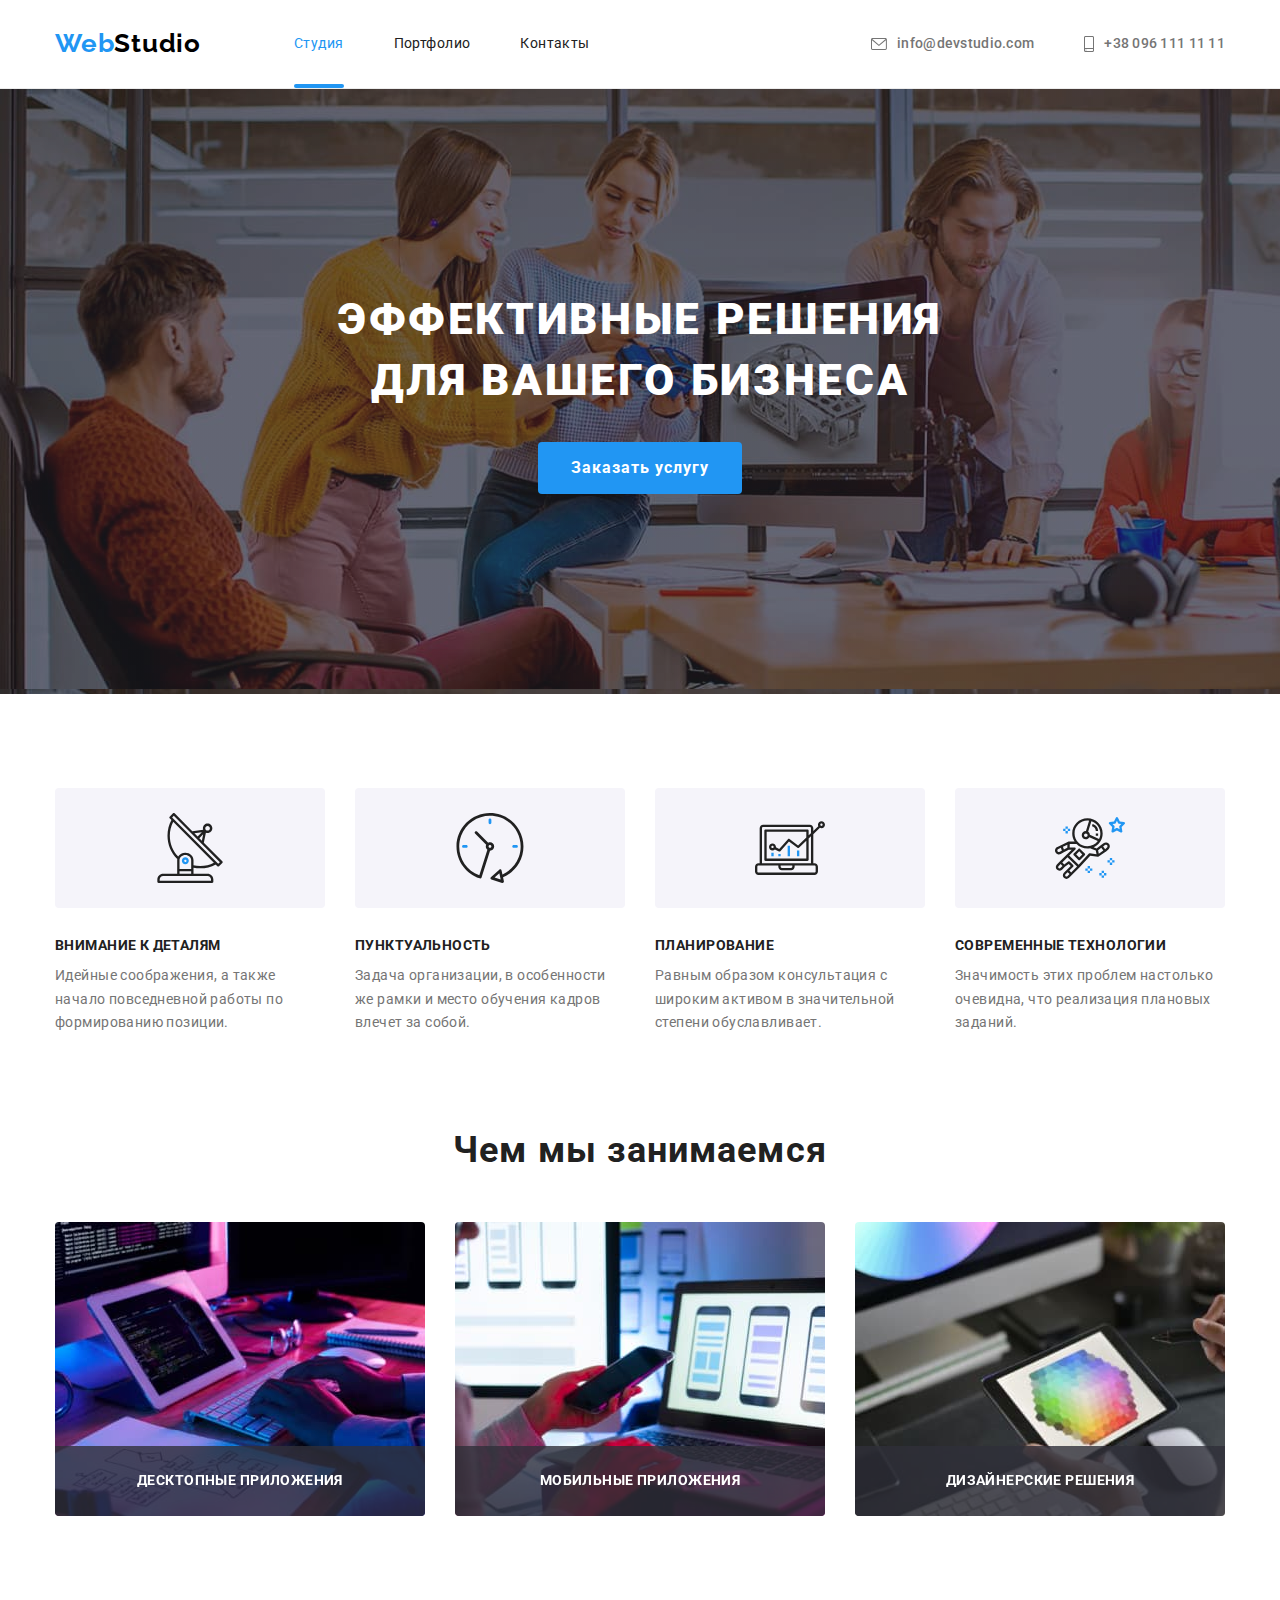
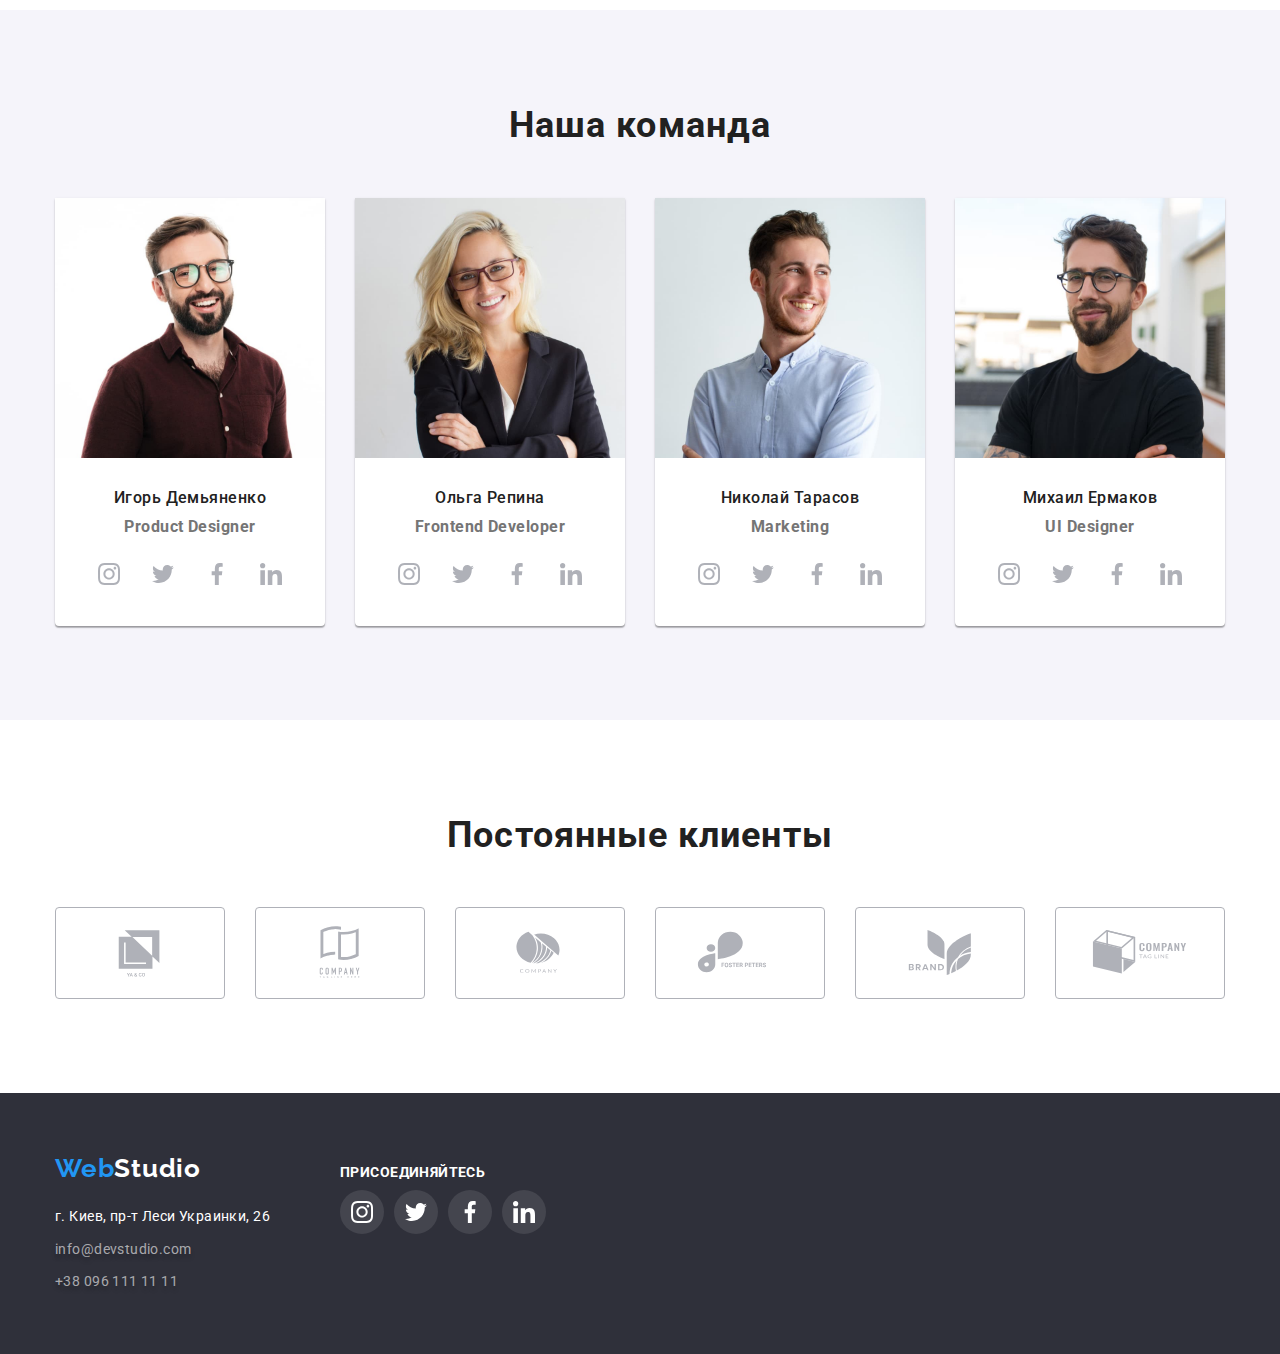
<file: index.html>
<!DOCTYPE html>
<html lang="ru">
  <head>
    <meta http-equiv="X-UA-Compatible" content="IE=edge" />
    <meta name="viewport" content="width=device-width, initial-scale=1.0" />
    <title>Document</title>
    <link rel="preconnect" href="https://fonts.googleapis.com" />
    <link rel="preconnect" href="https://fonts.gstatic.com" crossorigin />
    <link
      href="https://fonts.googleapis.com/css2?family=Raleway:wght@700&family=Roboto:wght@400;500;700;900&display=swap"
      rel="stylesheet"
    />
    <link
      rel="stylesheet"
      href="https://cdnjs.cloudflare.com/ajax/libs/modern-normalize/1.0.0/modern-normalize.min.css"
    />
    <link rel="stylesheet" href="./css/styles.css" />
  </head>
  <body class="body">
    <!--шапка сайта-->
    <header class="header">
      <div class="container header-container">
        <nav class="main-navigation">
          <a href="./index.html" class="logo link"
            ><span class="logo-text-first">Web</span
            ><span class="logo-text-second">Studio</span></a
          >
          <ul class="nav-list list">
            <li class="nav-item">
              <a href="./index.html" class="navigation-link current link"
                >Студия</a
              >
            </li>
            <li class="nav-item">
              <a href="./portfolio.html" class="navigation-link link"
                >Портфолио</a
              >
            </li>
            <li class="nav-item">
              <a href="" class="navigation-link link">Контакты</a>
            </li>
          </ul>
        </nav>
        <ul class="navigation-container list main-nav">
          <li class="nav-item contacts-link">
            <a
              href="mailto:chornyiav@gmail.com"
              class="navigation-contacts link"
            >
              <svg class="header-icon" width="16" height="12">
                <use href="./images/icons.svg#icon-envelope"></use>
              </svg>
              info@devstudio.com</a
            >
          </li>
          <li class="nav-item contacts-link">
            <a href="tel:+380961111111" class="navigation-contacts link">
              <svg class="header-icon" width="10" height="16">
                <use href="./images/icons.svg#icon-smartphone"></use>
              </svg>
              +38 096 111 11 11</a
            >
          </li>
        </ul>
      </div>
    </header>
    <main>
      <!--основная информация сайта-->
      <section class="section hero">
        <div class="container list">
          <h1 class="hero-text">
            Эффективные решения<br />
            для вашего бизнеса
          </h1>
          <button type="button" class="hero-button"data-modal-open>Заказать услугу</button>
        <div class="backdrop is-hidden" data-modal>
          <div class="modal"><button data-modal-close>
            <div class="bnt-styles">
            <svg class="hero-bnt-close">
              <use href="./images/icons.svg#icon-close"></use>
            </svg>
            </div>
          </button></div>
        </div>
        </div>
      </section>
      <!--стили работы-->
      <section class="section">
        <div class="container">
          <ul class="activity">
            <li class="activity-work-styles">
              <div class="activity-group-svg">
                <svg class="group-svg">
                  <use href="./images/icons.svg#icon-antenna"></use>
                </svg>
              </div>
              <h3 class="work-styles">Внимание к деталям</h3>
              <p class="work-styles-about">
                Идейные соображения, а также начало повседневной работы по
                формированию позиции.
              </p>
            </li>
            <li class="activity-work-styles">
              <div class="activity-group-svg">
                <svg class="group-svg">
                  <use href="./images/icons.svg#icon-clock"></use>
                </svg>
              </div>
              <h3 class="work-styles">Пунктуальность</h3>
              <p class="work-styles-about">
                Задача организации, в особенности же рамки и место обучения
                кадров влечет за собой.
              </p>
            </li>
            <li class="activity-work-styles">
              <div class="activity-group-svg">
                <svg class="group-svg">
                  <use href="./images/icons.svg#icon-diagram"></use>
                </svg>
              </div>
              <h3 class="work-styles">Планирование</h3>
              <p class="work-styles-about">
                Равным образом консультация с широким активом в значительной
                степени обуславливает.
              </p>
            </li>
            <li class="activity-work-styles">
              <div class="activity-group-svg">
                <svg class="group-svg">
                  <use href="./images/icons.svg#icon-astronaut"></use>
                </svg>
              </div>
              <h3 class="work-styles">Современные технологии</h3>
              <p class="work-styles-about">
                Значимость этих проблем настолько очевидна, что реализация
                плановых заданий.
              </p>
            </li>
          </ul>
        </div>
      </section>
      <!--направления работы-->
      <section class="section work-route">
        <div class="container">
          <h2 class="direction-work">Чем мы занимаемся</h2>
          <ul class="direction-work-sections">
            <div class="direction-work-cards">
            <li class="direction-work-photo">
              <img
                src="./images/box1.jpg"
                alt="создание проектов"
                height="294"
              />
              <p class="labels">Десктопные приложения</p>
              </div>
            </li>
            <li class="direction-work-photo">
              <div class="direction-work-cards">
              <img
                src="./images/box2.jpg"
                alt="розработка приложений"
                height="294"
              />
               <p class="labels">Мобильные приложения</p>
              </div>
            </li>
            <li class="direction-work-photo">
              <div class="direction-work-cards">
              <img
                src="./images/box3.jpg"
                alt="оформление интерфейса"
                height="294"
              />
               <p class="labels">Дизайнерские решения</p>
              </div>
            </li>
          </ul>
        </div>
      </section>
      <!--наша команда-->
      <section class="section our-team-section">
        <div class="container">
          <h2 class="direction-work">Наша команда</h2>
          <ul class="team">
            <li class="our-team-people">
              <img
                src="./images/photo1.jpg"
                alt="Игорь Демьяненко"
                height="260"
              />
              <div class="persona-info">
                <h3 class="our-team">Игорь Демьяненко</h3>
                <p class="our-team-professions">Product Designer</p>
                <ul class="social-link">
                  <li class="social-cards">
                    <a href="" class="social-link-nav">
                      <svg class="social-pages">
                        <use href="./images/icons.svg#icon-instagram"></use>
                      </svg>
                    </a>
                  </li>
                  <li class="social-cards">
                    <a href="" class="social-link-nav">
                      <svg class="social-pages">
                        <use href="./images/icons.svg#icon-twitter"></use>
                      </svg>
                    </a>
                  </li>
                  <li class="social-cards">
                    <a href="" class="social-link-nav">
                      <svg class="social-pages">
                        <use href="./images/icons.svg#icon-facebook"></use>
                      </svg>
                    </a>
                  </li>
                  <li class="social-cards">
                    <a href="" class="social-link-nav">
                      <svg class="social-pages">
                        <use href="./images/icons.svg#icon-linkedin"></use>
                      </svg>
                    </a>
                  </li>
                </ul>
              </div>
            </li>
            <li class="our-team-people">
              <img src="./images/photo2.jpg" alt="Ольга Репина" height="260" />
              <div class="persona-info">
                <h3 class="our-team">Ольга Репина</h3>
                <p class="our-team-professions">Frontend Developer</p>
                <ul class="social-link">
                  <li class="social-cards">
                    <a href="" class="social-link-nav">
                      <svg class="social-pages">
                        <use href="./images/icons.svg#icon-instagram"></use>
                      </svg>
                    </a>
                  </li>
                  <li class="social-cards">
                    <a href="" class="social-link-nav">
                      <svg class="social-pages">
                        <use href="./images/icons.svg#icon-twitter"></use>
                      </svg>
                    </a>
                  </li>
                  <li class="social-cards">
                    <a href="" class="social-link-nav">
                      <svg class="social-pages">
                        <use href="./images/icons.svg#icon-facebook"></use>
                      </svg>
                    </a>
                  </li>
                  <li class="social-cards">
                    <a href="" class="social-link-nav">
                      <svg class="social-pages">
                        <use href="./images/icons.svg#icon-linkedin"></use>
                      </svg>
                    </a>
                  </li>
                </ul>
              </div>
            </li>
            <li class="our-team-people">
              <img
                src="./images/photo3.jpg"
                alt="Николай Тарасов"
                height="260"
              />
              <div class="persona-info">
                <h3 class="our-team">Николай Тарасов</h3>
                <p class="our-team-professions">Marketing</p>
                <ul class="social-link">
                  <li class="social-cards">
                    <a href="" class="social-link-nav">
                      <svg class="social-pages">
                        <use href="./images/icons.svg#icon-instagram"></use>
                      </svg>
                    </a>
                  </li>
                  <li class="social-cards">
                    <a href="" class="social-link-nav">
                      <svg class="social-pages">
                        <use href="./images/icons.svg#icon-twitter"></use>
                      </svg>
                    </a>
                  </li>
                  <li class="social-cards">
                    <a href="" class="social-link-nav">
                      <svg class="social-pages">
                        <use href="./images/icons.svg#icon-facebook"></use>
                      </svg>
                    </a>
                  </li>
                  <li class="social-cards">
                    <a href="" class="social-link-nav">
                      <svg class="social-pages">
                        <use href="./images/icons.svg#icon-linkedin"></use>
                      </svg>
                    </a>
                  </li>
                </ul>
              </div>
            </li>
            <li class="our-team-people">
              <img
                src="./images/photo4.jpg"
                alt="Михаил Ермаков"
                height="260"
              />
              <div class="persona-info">
                <h3 class="our-team">Михаил Ермаков</h3>
                <p class="our-team-professions">UI Designer</p>
                <ul class="social-link">
                  <li class="social-cards">
                    <a href="" class="social-link-nav">
                      <svg class="social-pages">
                        <use href="./images/icons.svg#icon-instagram"></use>
                      </svg>
                    </a>
                  </li>
                  <li class="social-cards">
                    <a href="" class="social-link-nav">
                      <svg class="social-pages">
                        <use href="./images/icons.svg#icon-twitter"></use>
                      </svg>
                    </a>
                  </li>
                  <li class="social-cards">
                    <a href="" class="social-link-nav">
                      <svg class="social-pages">
                        <use href="./images/icons.svg#icon-facebook"></use>
                      </svg>
                    </a>
                  </li>
                  <li class="social-cards">
                    <a href="" class="social-link-nav">
                      <svg class="social-pages">
                        <use href="./images/icons.svg#icon-linkedin"></use>
                      </svg>
                    </a>
                  </li>
                </ul>
              </div>
            </li>
          </ul>
        </div>
      </section>
      <section class="section">
        <div class="container list">
          <h2 class="direction-work">Постоянные клиенты</h2>
          <ul class="company">
            <li class="company-block">
              <a href="" class="company-item">
                <svg class="company-logo">
                  <use href="./images/icons.svg#icon-logo-1"></use>
                </svg>
              </a>
            </li>
            <li class="company-block">
              <a href="" class="company-item">
                <svg class="company-logo">
                  <use href="./images/icons.svg#icon-logo-2"></use>
                </svg>
              </a>
            </li>
            <li class="company-block">
              <a href="" class="company-item">
                <svg class="company-logo">
                  <use href="./images/icons.svg#icon-logo-3"></use>
                </svg>
              </a>
            </li>
            <li class="company-block">
              <a href="" class="company-item">
                <svg class="company-logo">
                  <use href="./images/icons.svg#icon-logo-4"></use>
                </svg>
              </a>
            </li>
            <li class="company-block">
              <a href="" class="company-item">
                <svg class="company-logo">
                  <use href="./images/icons.svg#icon-logo-5"></use>
                </svg>
              </a>
            </li>
            <li class="company-block">
              <a href="" class="company-item">
                <svg class="company-logo">
                  <use href="./images/icons.svg#icon-logo-6"></use>
                </svg>
              </a>
            </li>
          </ul>
        </div>
      </section>
    </main>
    <!--подвал страницы-->
    <footer class="footer">
      <div class="container footer-content">
        <div class="footer-content-pages">
          <a href="./index.html" class="logo link"
            ><span class="logo-text-first">Web</span
            ><span class="logo-text-second-footer">Studio</span></a
          >
          <address class="footer-address footer-address-italic">
            г. Киев, пр-т Леси Украинки, 26
            <ul class="footer-contacts-info">
              <li class="footer-link-nav">
                <a
                  href="mailto:chornyiav@gmail.com"
                  class="footer-contacts link"
                  >info@devstudio.com</a
                >
              </li>
              <li class="footer-link-nav">
                <a href="tel:+380961111111" class="footer-contacts link"
                  >+38 096 111 11 11</a
                >
              </li>
            </ul>
          </address>
        </div>
        <div class="footer-content-pages">
          <h3 class="footer-web">ПРИСОЕДИНЯЙТЕСЬ</h3>
          <ul class="social-link-footer">
            <li class="footer-social-pages">
              <a href="" class="social-link-nav-footer">
                <svg class="social-pages-footer">
                  <use href="./images/icons.svg#icon-instagram"></use>
                </svg>
              </a>
            </li>
            <li class="footer-social-pages">
              <a href="" class="social-link-nav-footer">
                <svg class="social-pages-footer">
                  <use href="./images/icons.svg#icon-twitter"></use>
                </svg>
              </a>
            </li>
            <li class="footer-social-pages">
              <a href="" class="social-link-nav-footer">
                <svg class="social-pages-footer">
                  <use href="./images/icons.svg#icon-facebook"></use>
                </svg>
              </a>
            </li>
            <li class="footer-social-pages">
              <a href="" class="social-link-nav-footer">
                <svg class="social-pages-footer">
                  <use href="./images/icons.svg#icon-linkedin"></use>
                </svg>
              </a>
            </li>
          </ul>
        </div>
      </div>
    </footer>
    <script src="./js/modal.js"></script>
  </body>
</html>
</file>
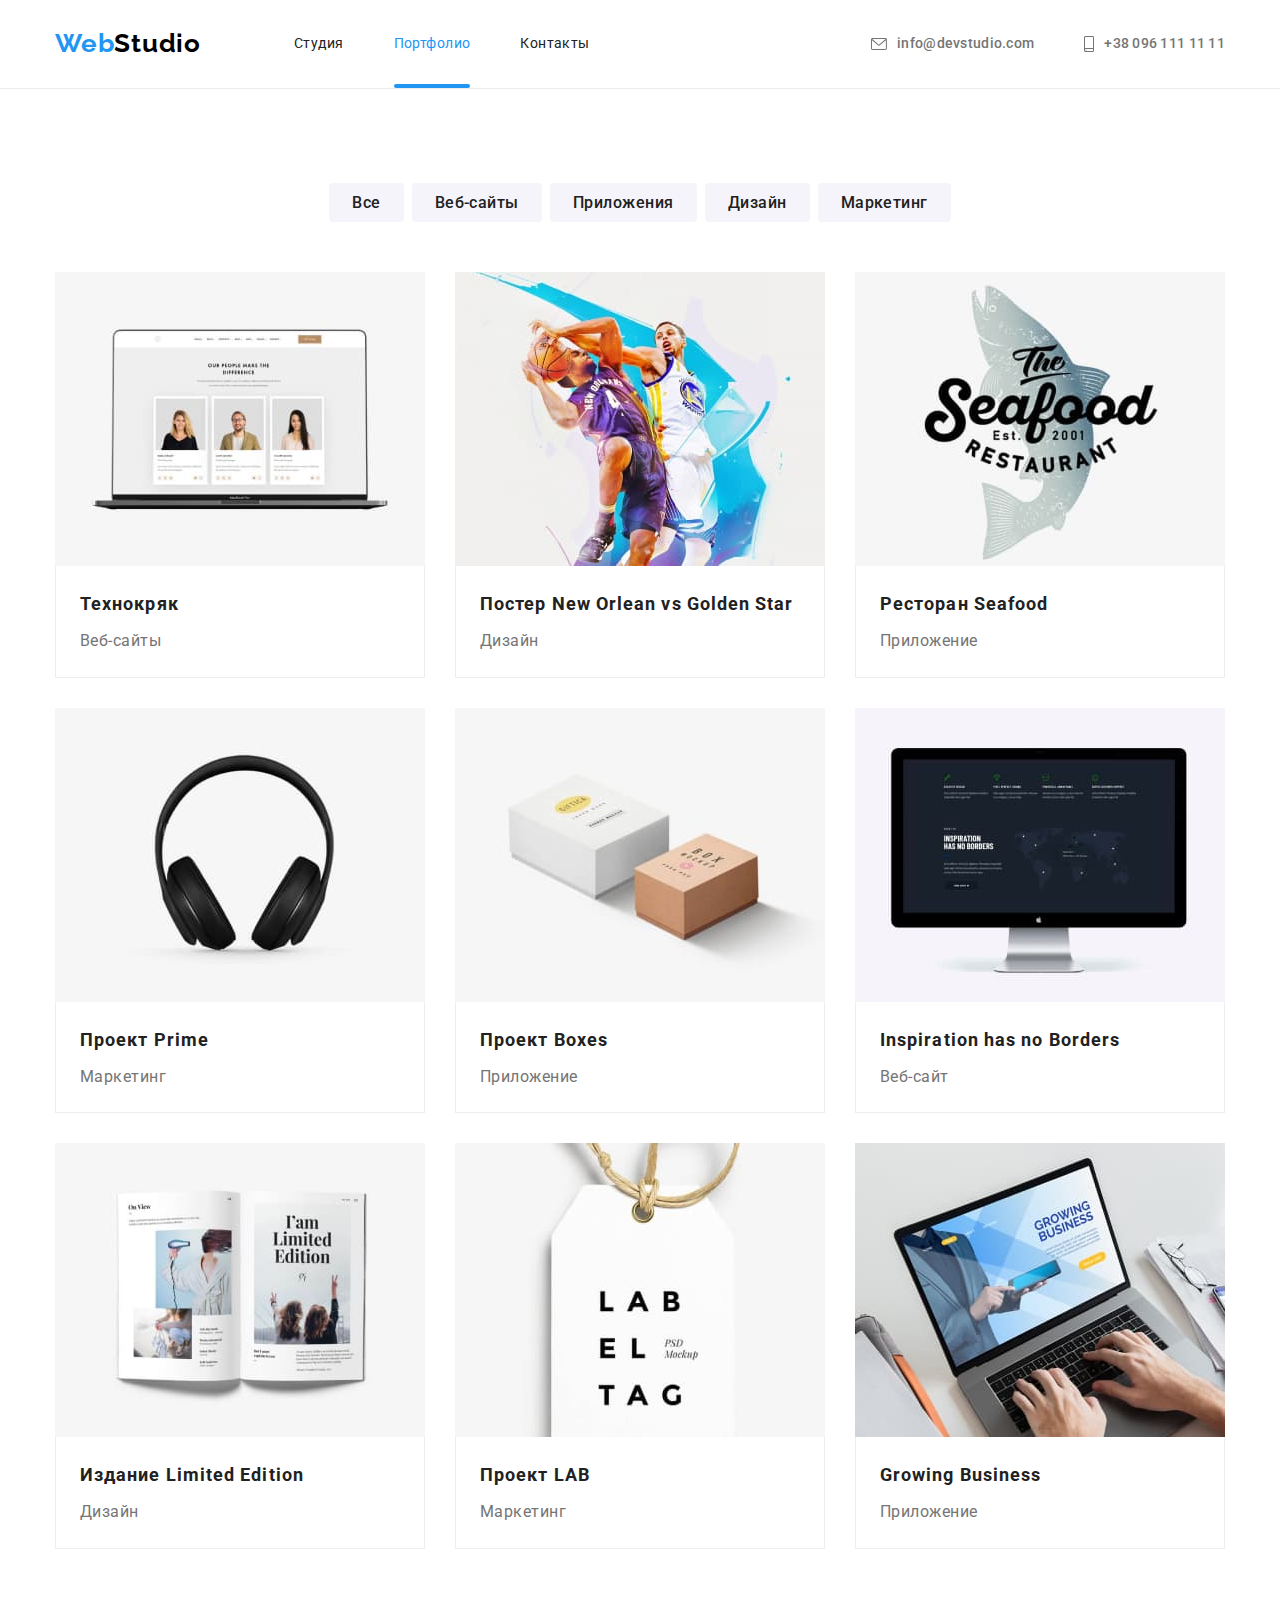
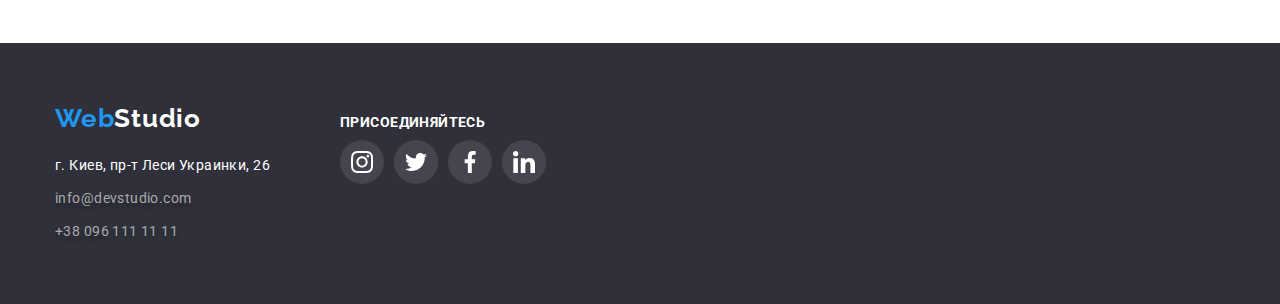
<file: portfolio.html>
<!DOCTYPE html>
<html lang="ru">
  <head>
    <meta charset="UTF-8" />
    <meta http-equiv="X-UA-Compatible" content="IE=edge" />
    <meta name="viewport" content="width=device-width, initial-scale=1.0" />
    <title>Document</title>
    <link rel="preconnect" href="https://fonts.googleapis.com" />
    <link rel="preconnect" href="https://fonts.gstatic.com" crossorigin />
    <link
      href="https://fonts.googleapis.com/css2?family=Raleway:wght@700&family=Roboto:wght@400;500;700;900&display=swap"
      rel="stylesheet"
    />
    <link
      rel="stylesheet"
      href="https://cdnjs.cloudflare.com/ajax/libs/modern-normalize/1.0.0/modern-normalize.min.css"
    />
    <link rel="stylesheet" href="./css/styles.css" />
  </head>
  <body class="body">
    <!--шапка сайта-->
    <header class="header">
      <div class="container header-container">
        <nav class="main-navigation">
          <a href="./index.html" class="logo link"
            ><span class="logo-text-first">Web</span
            ><span class="logo-text-second">Studio</span></a
          >
          <ul class="nav-list list">
            <li class="nav-item">
              <a href="./index.html" class="navigation-link link">Студия</a>
            </li>
            <li class="nav-item">
              <a href="./portfolio.html" class="navigation-link current link"
                >Портфолио</a
              >
            </li>
            <li class="nav-item">
              <a href="" class="navigation-link link">Контакты</a>
            </li>
          </ul>
        </nav>
        <ul class="navigation-container list main-nav">
          <li class="nav-item contacts-link">
            <a
              href="mailto:chornyiav@gmail.com"
              class="navigation-contacts link"
            >
              <svg class="header-icon" width="16" height="12">
                <use href="./images/icons.svg#icon-envelope"></use>
              </svg>
              info@devstudio.com</a
            >
          </li>
          <li class="nav-item contacts-link">
            <a href="tel:+380961111111" class="navigation-contacts link">
              <svg class="header-icon" width="10" height="16">
                <use href="./images/icons.svg#icon-smartphone"></use>
              </svg>
              +38 096 111 11 11</a
            >
          </li>
        </ul>
      </div>
    </header>
    <!--основная информация сайта-->
    <main>
      <section class="section">
        <div class="container">
          <ul class="filter-flex list">
            <li class="filter-bnt">
              <button type="button" class="filter">Все</button>
            </li>
            <li class="filter-bnt">
              <button type="button" class="filter">Веб-сайты</button>
            </li>
            <li class="filter-bnt">
              <button type="button" class="filter">Приложения</button>
            </li>
            <li class="filter-bnt">
              <button type="button" class="filter">Дизайн</button>
            </li>
            <li class="filter-bnt">
              <button type="button" class="filter">Маркетинг</button>
            </li>
          </ul>
          <ul class="portfolio list">
            <li class="portfolio-cards">
              <a href="" class="portfolio-cards-block link">
                <div class="portfolio-overley">
                  <img
                    src="./images/img1.jpg"
                    alt="Технокряк"
                    width="370"
                    height="294"
                  />
                  <p class="overley-text">
                    Технокряк это современная площадка распространения
                    коронавируса. Компании используют эту платформу для
                    цифрового шпионажа и атак на защищённые сервера конкурентов.
                  </p>
                </div>

                <div class="portfolio-cards-group">
                  <h2 class="porfolio-works">Технокряк</h2>
                  <p class="porfolio-works-views">Веб-сайты</p>
                </div>
              </a>
            </li>
            <li class="portfolio-cards">
              <a href="" class="portfolio-cards-block link">
                <div class="portfolio-overley">
                  <img
                    src="./images/img2.jpg"
                    alt="Постер New Orlean vs Golden Star"
                    width="370"
                    height="294"
                  />
                  <p class="overley-text">
                    Технокряк это современная площадка распространения
                    коронавируса. Компании используют эту платформу для
                    цифрового шпионажа и атак на защищённые сервера конкурентов.
                  </p>
                </div>

                <div class="portfolio-cards-group">
                  <h2 class="porfolio-works">
                    Постер New Orlean vs Golden Star
                  </h2>
                  <p class="porfolio-works-views">Дизайн</p>
                </div>
              </a>
            </li>
            <li class="portfolio-cards">
              <a href="" class="portfolio-cards-block link">
                <div class="portfolio-overley">
                  <img
                    src="./images/img3.jpg"
                    alt="Ресторан Seafood"
                    width="370"
                    height="294"
                  />
                  <p class="overley-text">
                    Технокряк это современная площадка распространения
                    коронавируса. Компании используют эту платформу для
                    цифрового шпионажа и атак на защищённые сервера конкурентов.
                  </p>
                </div>
                <div class="portfolio-cards-group">
                  <h2 class="porfolio-works">Ресторан Seafood</h2>
                  <p class="porfolio-works-views">Приложение</p>
                </div>
              </a>
            </li>
            <li class="portfolio-cards">
              <a href="" class="portfolio-cards-block link">
                <div class="portfolio-overley">
                  <img
                    src="./images/img4.jpg"
                    alt="Проект Prime"
                    width="370"
                    height="294"
                  />
                  <p class="overley-text">
                    Технокряк это современная площадка распространения
                    коронавируса. Компании используют эту платформу для
                    цифрового шпионажа и атак на защищённые сервера конкурентов.
                  </p>
                </div>

                <div class="portfolio-cards-group">
                  <h2 class="porfolio-works">Проект Prime</h2>
                  <p class="porfolio-works-views">Маркетинг</p>
                </div>
              </a>
            </li>
            <li class="portfolio-cards">
              <a href="" class="portfolio-cards-block link">
                <div class="portfolio-overley">
                  <img
                    src="./images/img5.jpg"
                    alt="Проект Boxes"
                    width="370"
                    height="294"
                  />
                  <p class="overley-text">
                    Технокряк это современная площадка распространения
                    коронавируса. Компании используют эту платформу для
                    цифрового шпионажа и атак на защищённые сервера конкурентов.
                  </p>
                </div>

                <div class="portfolio-cards-group">
                  <h2 class="porfolio-works">Проект Boxes</h2>
                  <p class="porfolio-works-views">Приложение</p>
                </div>
              </a>
            </li>
            <li class="portfolio-cards">
              <a href="" class="portfolio-cards-block link">
                <div class="portfolio-overley">
                  <img
                    src="./images/img6.jpg"
                    alt="Inspiration has no Borders"
                    width="370"
                    height="294"
                  />
                  <p class="overley-text">
                    Технокряк это современная площадка распространения
                    коронавируса. Компании используют эту платформу для
                    цифрового шпионажа и атак на защищённые сервера конкурентов.
                  </p>
                </div>

                <div class="portfolio-cards-group">
                  <h2 class="porfolio-works">Inspiration has no Borders</h2>
                  <p class="porfolio-works-views">Веб-сайт</p>
                </div>
              </a>
            </li>
            <li class="portfolio-cards">
              <a href="" class="portfolio-cards-block link">
                <div class="portfolio-overley">
                  <img
                    src="./images/img7.jpg"
                    alt="Издание Limited Edition"
                    width="370"
                    height="294"
                  />
                  <p class="overley-text">
                    Технокряк это современная площадка распространения
                    коронавируса. Компании используют эту платформу для
                    цифрового шпионажа и атак на защищённые сервера конкурентов.
                  </p>
                </div>

                <div class="portfolio-cards-group">
                  <h2 class="porfolio-works">Издание Limited Edition</h2>
                  <p class="porfolio-works-views">Дизайн</p>
                </div>
              </a>
            </li>
            <li class="portfolio-cards">
              <a href="" class="portfolio-cards-block link">
                <div class="portfolio-overley">
                  <img
                    src="./images/img8.jpg"
                    alt="Проект LAB"
                    width="370"
                    height="294"
                  />
                  <p class="overley-text">
                    Технокряк это современная площадка распространения
                    коронавируса. Компании используют эту платформу для
                    цифрового шпионажа и атак на защищённые сервера конкурентов.
                  </p>
                </div>
                <div class="portfolio-cards-group">
                  <h2 class="porfolio-works">Проект LAB</h2>
                  <p class="porfolio-works-views">Маркетинг</p>
                </div>
              </a>
            </li>
            <li class="portfolio-cards">
              <a href="" class="portfolio-cards-block link">
                <div class="portfolio-overley">
                  <img
                    src="./images/img9.jpg"
                    alt="Growing Business"
                    width="370"
                    height="294"
                  />
                  <p class="overley-text">
                    Технокряк это современная площадка распространения
                    коронавируса. Компании используют эту платформу для
                    цифрового шпионажа и атак на защищённые сервера конкурентов.
                  </p>
                </div>

                <div class="portfolio-cards-group">
                  <h2 class="porfolio-works">Growing Business</h2>
                  <p class="porfolio-works-views">Приложение</p>
                </div>
              </a>
            </li>
          </ul>
        </div>
      </section>
    </main>
    <!--подвал страницы-->
    <footer class="footer">
      <div class="container footer-content">
        <div class="footer-content-pages">
          <a href="./index.html" class="logo link"
            ><span class="logo-text-first">Web</span
            ><span class="logo-text-second-footer">Studio</span></a
          >
          <address class="footer-address footer-address-italic">
            г. Киев, пр-т Леси Украинки, 26
            <ul class="footer-contacts-info">
              <li class="footer-link-nav">
                <a
                  href="mailto:chornyiav@gmail.com"
                  class="footer-contacts link"
                  >info@devstudio.com</a
                >
              </li>
              <li class="footer-link-nav">
                <a href="tel:+380961111111" class="footer-contacts link"
                  >+38 096 111 11 11</a
                >
              </li>
            </ul>
          </address>
        </div>
        <div class="footer-content-pages">
          <h3 class="footer-web">ПРИСОЕДИНЯЙТЕСЬ</h3>
          <ul class="social-link-footer">
            <li class="footer-social-pages">
              <a href="" class="social-link-nav-footer">
                <svg class="social-pages-footer">
                  <use href="./images/icons.svg#icon-instagram"></use>
                </svg>
              </a>
            </li>
            <li class="footer-social-pages">
              <a href="" class="social-link-nav-footer">
                <svg class="social-pages-footer">
                  <use href="./images/icons.svg#icon-twitter"></use>
                </svg>
              </a>
            </li>
            <li class="footer-social-pages">
              <a href="" class="social-link-nav-footer">
                <svg class="social-pages-footer">
                  <use href="./images/icons.svg#icon-facebook"></use>
                </svg>
              </a>
            </li>
            <li class="footer-social-pages">
              <a href="" class="social-link-nav-footer">
                <svg class="social-pages-footer">
                  <use href="./images/icons.svg#icon-linkedin"></use>
                </svg>
              </a>
            </li>
          </ul>
        </div>
      </div>
    </footer>
  </body>
</html>
</file>
<file: css/styles.css>
:root {
  --primary-text-color: #757575;
  --title-text-color: #212121;
  --accent-color: #2196f3;
  --primary-bg-color: #ffffff;
  --section-bg-our-team-color: #f5f4fa;
  --secondary-bg-color: #2f303a;
  --contact-color: rgba(255, 255, 255, 0.6);
  --text-shadow-color: 0px 4px 4px rgba(0, 0, 0, 0.25);
  --logo-color: #000000;
}
ul,
li,
h1,
h2,
h3,
p {
  padding-inline-start: 0;
  margin-block-start: 0;
  margin-block-end: 0;
  margin-inline-start: 0;
  margin-inline-end: 0;
}
img {
  display: block;
}
.body {
  background-color: var(--primary-bg-color);
  color: var(--primary-text-color);
  font-family: Roboto;
  font-size: 14px;
  line-height: 1.7;
  letter-spacing: 0.03em;
  margin: 0;
}
.list {
  padding: 0;
  margin: 0;
}
.container {
  width: 1200px;
  padding: 0 15px 0 15px;
  margin: 0 auto;
}
.section {
  padding: 94px 0;
}

.header {
  border-bottom: 1px solid #ececec;
}
.header-container {
  display: flex;
  align-items: center;
}
.main-navigation {
  display: flex;
  align-items: center;
}
.nav-list {
  display: flex;
  margin-left: 93px;
}
.logo {
  font-family: Raleway;
}
.logo-text-first {
  color: var(--accent-color);
  font-weight: 700;
  font-size: 26px;
  line-height: 1.2;
  letter-spacing: 0.03em;
  list-style: none;
}
.logo-text-second {
  color: var(--logo-color);
  font-weight: 700;
  font-size: 26px;
  line-height: 1.2;
  letter-spacing: 0.03em;
  list-style: none;
}
.navigation {
  font-weight: 500;
  font-size: 14px;
  line-height: 1.1;
  letter-spacing: 0.02em;
}
.navigation-link {
  display: block;
  position: relative;
  padding-top: 32px;
  padding-bottom: 32px;
  color: var(--title-text-color);
  transition-property: color;
  transition-duration: 250ms;
  transition-timing-function: cubic-bezier(0.4, 0, 0.2, 1);
}
.navigation-link.current::after {
  content: "";
  position: absolute;
  bottom: 0;
  left: 0;
  width: 100%;
  height: 4px;
  display: block;
  border-radius: 2px;
  background-color: var(--accent-color);
}
.navigation-link.current {
  color: var(--accent-color);
}
.navigation-link:hover,
.navigation-link:focus {
  color: var(--accent-color);
}
.navigation-contacts {
  display: flex;
  align-items: center;
  color: var(--primary-text-color);
  font-weight: 500;
  font-size: 14px;
  line-height: 1.1;
  letter-spacing: 0.02em;
  transition-property: color;
  transition-duration: 250ms;
  transition-timing-function: cubic-bezier(0.4, 0, 0.2, 1);
}
.navigation-contacts:focus,
.navigation-contacts:hover {
  color: var(--accent-color);
}
.navigation-container {
  display: flex;
  align-items: center;
  margin-left: auto;
}
.nav-item + .nav-item {
  margin-left: 50px;
}
.nav-item {
  align-content: center;
}
.header-icon {
  fill: currentColor;
  margin-right: 10px;
}

.hero {
  padding: 200px 0;
  text-align: center;
  background-color: var(--secondary-bg-color);
  background-image: linear-gradient(
      to right,
      rgba(47, 48, 58, 0.4),
      rgba(47, 48, 58, 0.4)
    ),
    url("../images/img-hero.jpg");
  max-width: 1600px;
  margin-left: auto;
  margin-right: auto;
}
.hero-text {
  color: var(--primary-bg-color);
  font-weight: 900;
  font-size: 44px;
  line-height: 1.4;
  letter-spacing: 0.06em;
  text-transform: uppercase;
  margin-top: 0;
  margin-bottom: 30px;
}

.hero-button {
  font-family: Roboto;
  background-color: var(--accent-color);
  color: var(--primary-bg-color);
  font-weight: 700;
  font-size: 16px;
  line-height: 1.9;
  display: flex;
  align-items: center;
  letter-spacing: 0.06em;
  cursor: pointer;
  border-radius: 4px;
  margin-left: auto;
  margin-right: auto;
  padding: 10px 32px;
  min-width: 200px;
  text-align: center;
  border: 1px solid transparent;
}

.backdrop {
  position: fixed;
  width: 100%;
  height: 100%;
  left: 0px;
  top: 0px;
  background: rgba(0, 0, 0, 0.2);
  transition: opasity 250ms cubic-bezier(0.4, 0, 0.2, 1);
}

.backdrop.is-hidden {
  opacity: 0;
  pointer-events: none;
}
.backdrop.is-hidden .modal {
  transform: translate(-50%, -50%) scale(0.9);
}
.modal {
  position: absolute;
  top: 50%;
  left: 50%;
  transform: translate(-50%, -50%) scale(1);
  min-width: 528px;
  min-height: 581px;
  background: #ffffff;
  box-shadow: 0px 1px 3px rgba(0, 0, 0, 0.12), 0px 1px 1px rgba(0, 0, 0, 0.14),
    0px 2px 1px rgba(0, 0, 0, 0.2);
  border-radius: 4px;
  transition: transform 250ms cubic-bezier(0.4, 0, 0.2, 1);
}

.bnt-styles {
  position: absolute;
  top: 8px;
  right: 8px;
  height: 30px;
  width: 30px;
  background: #ffffff;
  border: 1px solid rgba(0, 0, 0, 0.1);
  border-radius: 50%;
  display: flex;
  align-items: center;
  justify-content: center;
}
.hero-bnt-close {
  width: 18px;
  height: 18px;
  fill: #000000;
}

.activity {
  display: flex;
  text-align: left;
}

.activity-work-styles + .activity-work-styles {
  margin-left: 30px;
}
.activity-work-styles {
  margin-right: 0;
  width: 270px;
}
.work-styles {
  color: var(--title-text-color);
  font-weight: 700;
  font-size: 14px;
  line-height: 1.1;
  letter-spacing: 0.03em;
  text-transform: uppercase;
  margin-bottom: 10px;
}

.activity-group-svg {
  background: #f5f4fa;
  border-radius: 4px;
  display: flex;
  justify-content: center;
  align-items: center;
  margin-bottom: 30px;
  min-height: 120px;
}
.group-svg {
  width: 70px;
  height: 70px;
}

.work-route {
  padding-top: 0px;
}

.direction-work {
  color: var(--title-text-color);
  font-weight: 700;
  font-size: 36px;
  line-height: 1.2;
  text-align: center;
  letter-spacing: 0.03em;
  margin-bottom: 50px;
  margin-top: 0px;
}
.direction-work-sections {
  display: flex;
  flex-wrap: nowrap;
  justify-content: center;
}
.direction-work-cards {
  position: relative;
  border-radius: 4px;
  overflow: hidden;
  margin-left: 30px;
  padding: 0;
}

.direction-work-cards:not(:last-child) {
  margin-left: 0;
}

.labels {
  position: absolute;
  bottom: 0;
  right: 0;
  left: 0;
  margin: 0;
  padding: 27px 0;
  border-bottom-left-radius: 4px;
  background: rgba(47, 48, 58, 0.8);
  font-weight: 700;
  font-size: 14px;
  line-height: 1.14;
  text-align: center;
  align-items: center;
  letter-spacing: 0.03em;
  text-transform: uppercase;
  color: #ffffff;
}
.our-team-section {
  background-color: var(--section-bg-our-team-color);
  font-weight: 700;
  font-size: 36px;
  line-height: 1.2;
  text-align: center;
  letter-spacing: 0.03em;
  margin-top: 0px;
  padding-left: 0;
}
.team {
  display: flex;
}
.persona-info {
  padding: 30px 0 30px 0;
}
.our-team {
  color: var(--title-text-color);
  font-weight: 500;
  font-size: 16px;
  line-height: 1.2;
  text-align: center;
  letter-spacing: 0.03em;
  margin-bottom: 10px;
}
.social-link {
  display: flex;
  align-items: center;
  justify-content: center;
}

.social-cards + .social-cards {
  margin-left: 10px;
}
.social-link-nav {
  display: block;
  height: 44px;
  width: 44px;
  border-radius: 50%;
  background-color: transparent;
  transition-property: color, background-color;
  transition-duration: 250ms;
  transition-timing-function: cubic-bezier(0.4, 0, 0.2, 1);
}
.social-link-nav:hover,
.social-link-nav:focus {
  background-color: var(--accent-color);
}
.social-pages {
  width: 22px;
  height: 22px;
  fill: #afb1b8;
}
.social-link-nav:hover .social-pages {
  fill: var(--primary-bg-color);
}
.social-link-nav:focus .social-pages {
  fill: var(--primary-bg-color);
}

.social- + .social-pages {
  margin-left: 10px;
}

.our-team-people {
  border: 2px;
  border-radius: 0px 0px 4px 4px;
  text-align: center;
  background-color: var(--primary-bg-color);
  box-shadow: 0px 1px 3px rgba(0, 0, 0, 0.12), 0px 1px 1px rgba(0, 0, 0, 0.14),
    0px 2px 1px rgba(0, 0, 0, 0.2);
}
.our-team-people + .our-team-people {
  margin-left: 30px;
}
.our-team-professions {
  font-size: 16px;
  line-height: 1.2;
  text-align: center;
  letter-spacing: 0.03em;
  margin-bottom: 16px;
}
.company {
  display: flex;
}
.company-item {
  width: 170px;
  height: 92px;
  border: 1px solid #afb1b8;
  border-radius: 4px;
  display: flex;
  align-items: center;
  justify-content: center;
}
.company-item:hover,
.company-item:focus {
  border: 1px solid var(--accent-color);
}

.company-logo {
  width: 106px;
  height: 60px;
  fill: #afb1b8;
}
.company-block + .company-block {
  margin-left: 30px;
}

.company-logo:hover,
.company-logo:focus {
  fill: var(--accent-color);
}
.footer {
  background-color: var(--secondary-bg-color);
  padding: 60px 0px;
}
.footer-content {
  display: flex;
  align-items: baseline;
}

.footer-content-pages + .footer-content-pages {
  margin-left: 70px;
}
.logo-footer {
  font-family: Raleway;
}
.logo-text-second-footer {
  color: var(--primary-bg-color);
  font-weight: 700;
  font-size: 26px;
  line-height: 1.2;
  letter-spacing: 0.03em;
}

.footer-address {
  color: var(--primary-bg-color);
}
.footer-address-italic {
  font-style: normal;
  font-weight: normal;
  font-size: 14px;
  line-height: 1.7;
  letter-spacing: 0.03em;
  margin-top: 20px;
}

.footer-contacts {
  color: var(--contact-color);
  text-shadow: var(--text-shadow-color);
  font-size: 14px;
  line-height: 1.7;
  letter-spacing: 0.03em;
}
.footer-link-nav:last-child {
  margin-top: 9px;
}
.footer-contacts-info {
  margin-top: 9px;
}
.footer-web {
  color: var(--primary-bg-color);
  font-weight: 700;
  font-size: 14px;
  line-height: 1.1;
  letter-spacing: 0.03em;
  text-transform: uppercase;
  margin-bottom: 10px;
}
.social-link-footer {
  display: flex;
  align-items: center;
  justify-content: center;
}
.social-link-nav-footer {
  display: flex;
  align-items: center;
  justify-content: center;
  height: 44px;
  width: 44px;
  border-radius: 50%;
  background-color: rgba(255, 255, 255, 0.1);
  transition-property: background-color;
  transition-duration: 250ms;
  transition-timing-function: cubic-bezier(0.4, 0, 0.2, 1);
}
.social-link-nav-footer:hover {
  background-color: var(--accent-color);
}
.social-link-nav-footer:focus {
  background-color: var(--accent-color);
}
.social-pages-footer {
  width: 22px;
  height: 22px;
  fill: var(--primary-bg-color);
}
.footer-social-pages + .footer-social-pages {
  margin-left: 10px;
}
.filter {
  font-family: inherit;
  background-color: var(--section-bg-our-team-color);
  color: var(--title-text-color);
  font-weight: 500;
  font-size: 16px;
  line-height: 1.6;
  text-align: center;
  letter-spacing: 0.03em;
  cursor: pointer;
  border-radius: 4px;
  border: 1px solid transparent;
  padding: 6px 22px;
  min-width: 73px;
  transition-property: color, background-color, box-shadow;
  transition-duration: 250ms;
  transition-timing-function: cubic-bezier(0.4, 0, 0.2, 1);
}
.filter-bnt + .filter-bnt {
  margin-left: 8px;
  align-content: center;
}

.filter:hover,
.filter:focus {
  background-color: var(--accent-color);
  color: var(--primary-bg-color);
  box-shadow: 0px 1px 1px rgba(0, 0, 0, 0.12), 0px 4px 4px rgba(0, 0, 0, 0.06),
    1px 4px 6px rgba(0, 0, 0, 0.16);
}
.filter-flex {
  display: flex;
  margin-bottom: 50px;
  justify-content: center;
}
.portfolio {
  display: flex;
  flex-wrap: wrap;
}
.porfolio-works {
  color: var(--title-text-color);
  font-weight: 700;
  font-size: 18px;
  line-height: 2;
  letter-spacing: 0.06em;
  margin-bottom: 4px;
}
.porfolio-works-views {
  color: var(--primary-text-color);
  font-size: 16px;
  line-height: 1.9;
  letter-spacing: 0.03em;
}

.portfolio-cards {
  position: relative;

  margin-bottom: 30px;
  margin-right: 30px;
}
.portfolio-cards-block {
  width: 370px;
  background: var(--primary-bg-color);
}

.portfolio-overley {
  position: relative;
  overflow: hidden;
}
.overley-text {
  content: "";
  position: absolute;
  bottom: 0;
  left: 0;
  display: inline-block;
  width: 100%;
  height: 100%;
  background-color: rgba(33, 150, 243, 0.9);
  transform: translateY(100%);

  font-size: 18px;
  line-height: 1.6;
  letter-spacing: 0.03em;
  color: var(--primary-bg-color);
  padding: 63px 24px;

  transition-property: transform;
  transition-duration: 250ms;
  transition-timing-function: cubic-bezier(0.4, 0, 0.2, 1);
}

.portfolio-cards-block:hover .overley-text {
  transform: translateY(0);
}
.portfolio-cards-block:hover {
  box-shadow: 0px 1px 1px rgba(0, 0, 0, 0.12), 0px 4px 4px rgba(0, 0, 0, 0.06),
    1px 4px 6px rgba(0, 0, 0, 0.16);
}

.portfolio-cards-group {
  padding: 20px 24px;
  border-bottom: 1px solid #eeeeee;
  border-left: 1px solid #eeeeee;
  border-right: 1px solid #eeeeee;
  background: #ffffff;
}
.portfolio-cards:nth-last-child(-n + 3) {
  margin-bottom: 0;
}

.portfolio-cards:nth-child(3n + 3) {
  margin-right: 0;
}
ul {
  list-style: none;
}
.link {
  text-decoration: none;
}
</file>
